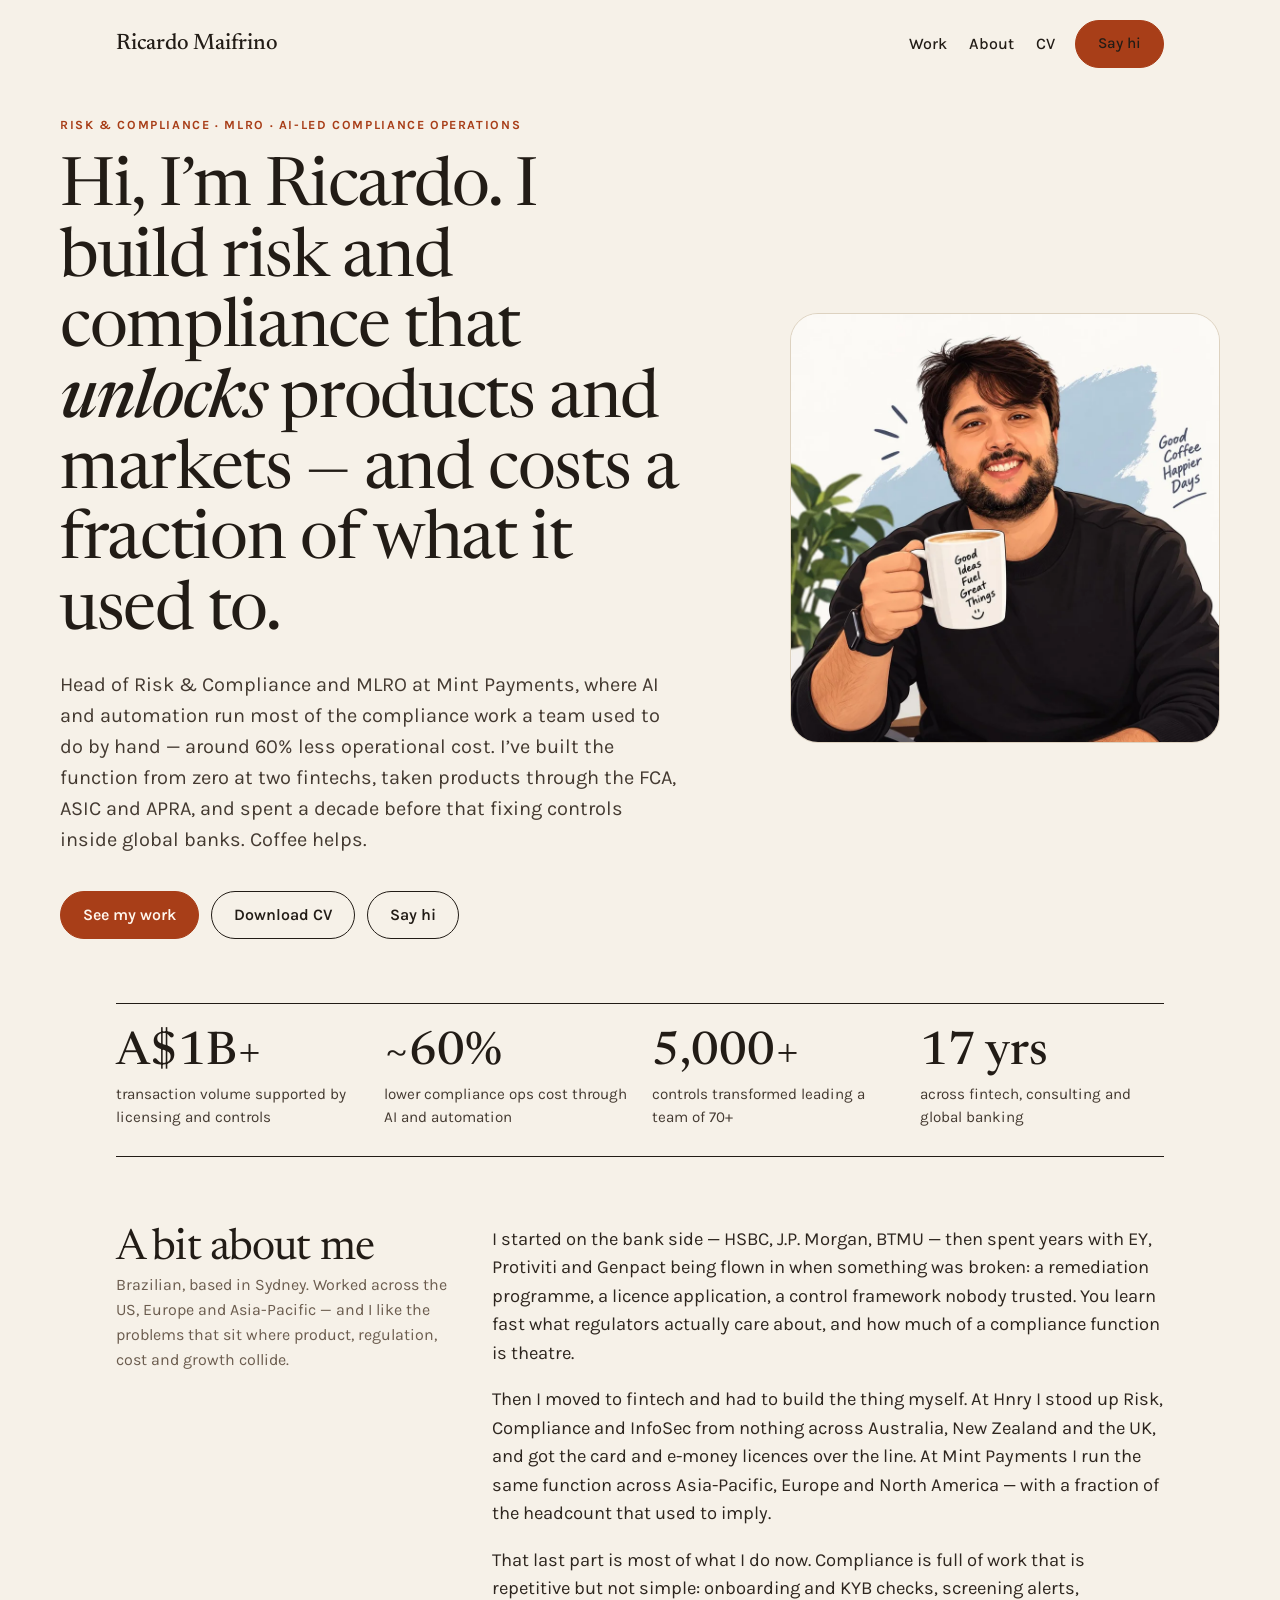
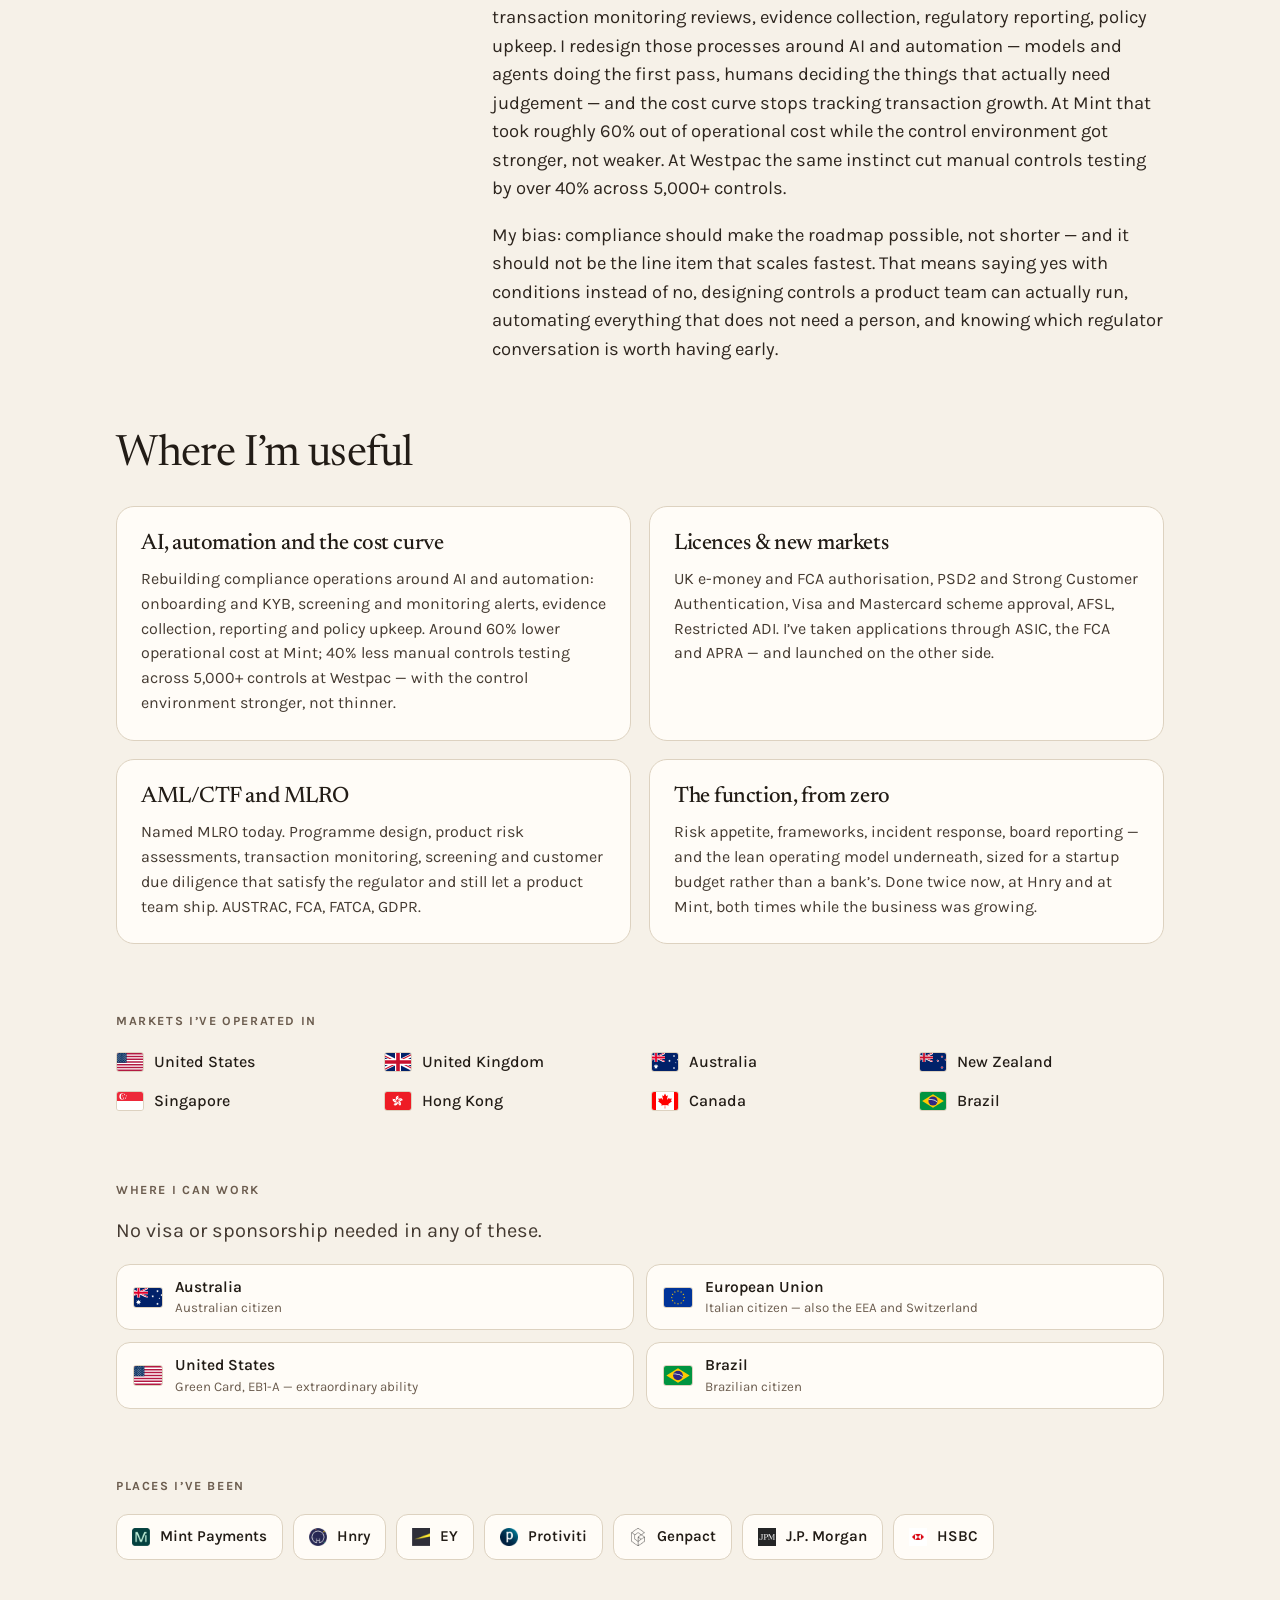
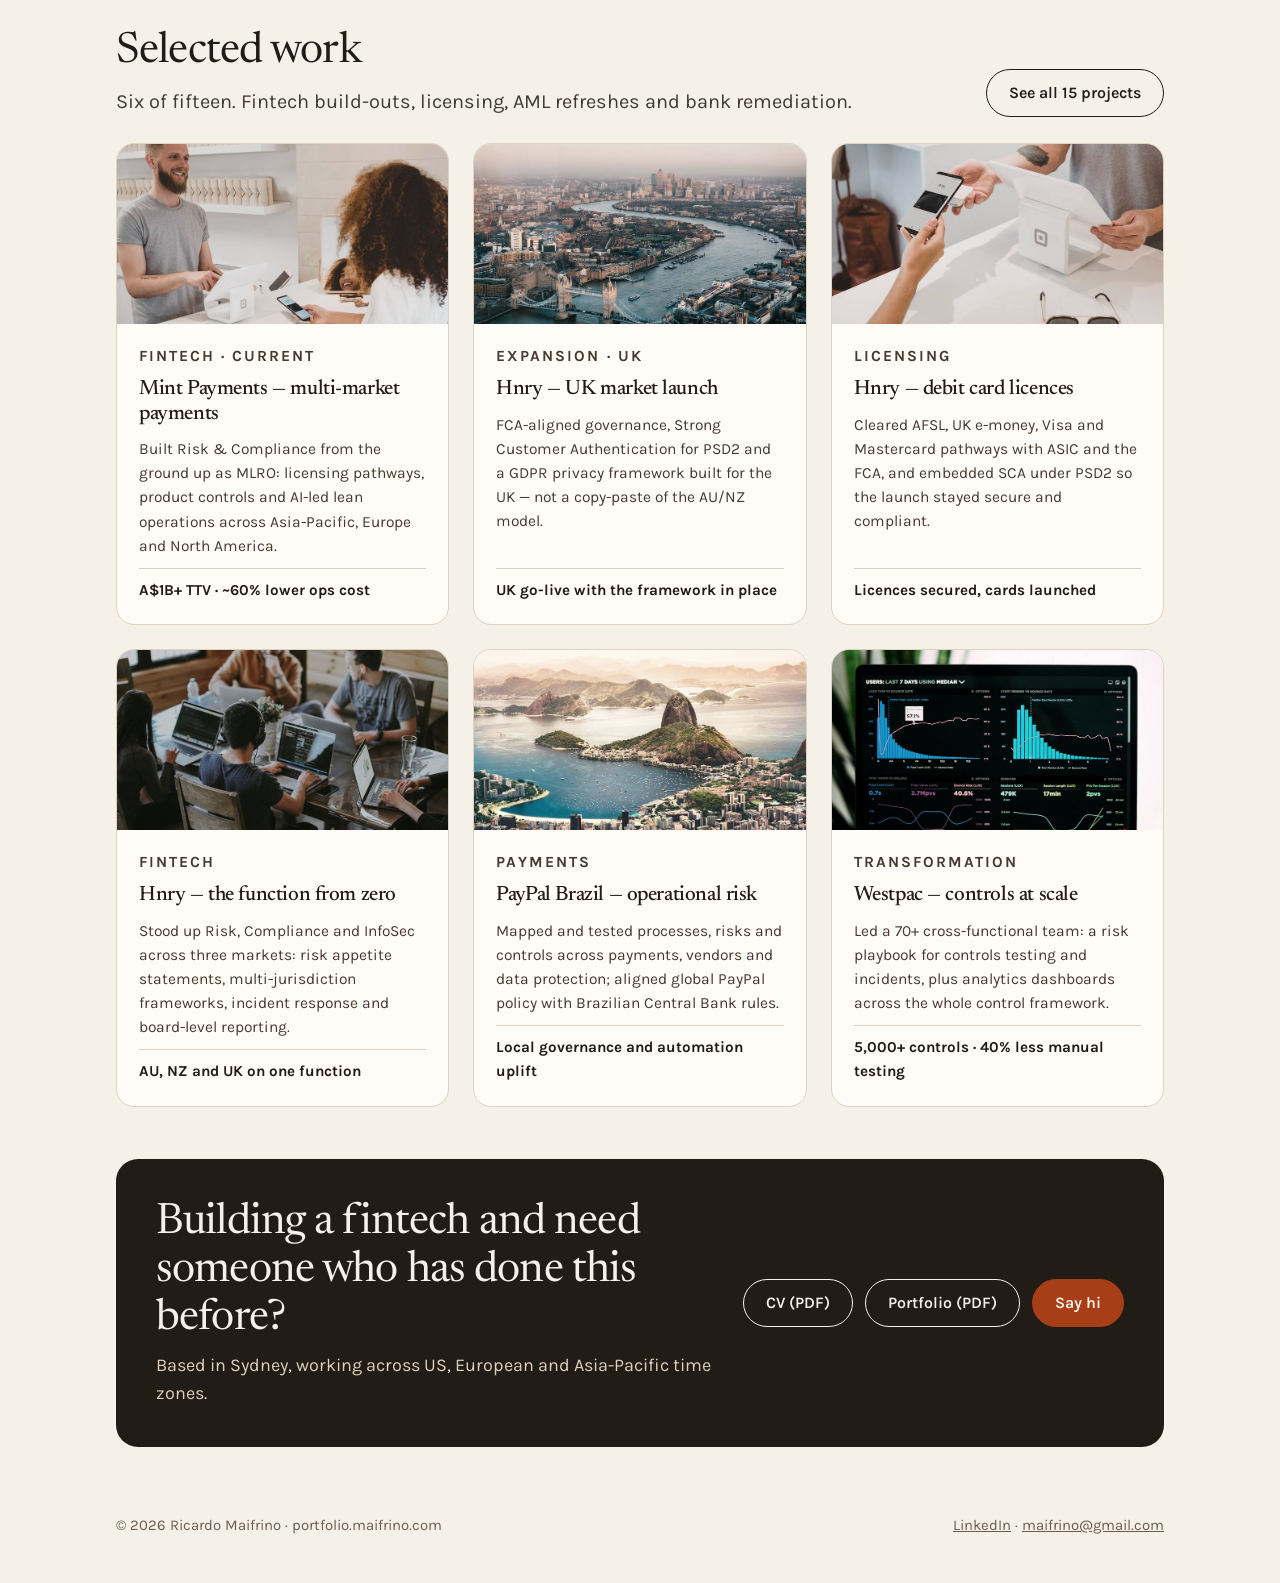
<file: index.html>
<!doctype html>
<html lang="en">
<head>
<meta charset="utf-8">
<meta name="viewport" content="width=device-width, initial-scale=1">
<title>Ricardo Maifrino — Risk &amp; Compliance for fintech and payments</title>
<meta name="description" content="Risk &amp; Compliance that unlocks products and markets — AI-led MLRO work for fintech and payments.">
<meta name="author" content="Ricardo Maifrino">
<link rel="canonical" href="https://portfolio.maifrino.com/">
<meta property="og:type" content="website">
<meta property="og:title" content="Ricardo Maifrino — Risk &amp; Compliance for fintech and payments">
<meta property="og:description" content="Risk &amp; Compliance that unlocks products and markets.">
<meta property="og:url" content="https://portfolio.maifrino.com/">
<meta property="og:image" content="https://portfolio.maifrino.com/assets/og-card.jpg">
<meta property="og:image:type" content="image/jpeg">
<meta property="og:image:width" content="1200">
<meta property="og:image:height" content="630">
<meta name="twitter:image" content="https://portfolio.maifrino.com/assets/og-card.jpg">
<meta name="twitter:card" content="summary_large_image">
<link rel="preconnect" href="https://fonts.googleapis.com">
<link rel="preconnect" href="https://fonts.gstatic.com" crossorigin>
<link href="https://fonts.googleapis.com/css2?family=Newsreader:ital,opsz,wght@0,6..72,400;0,6..72,500;1,6..72,400;1,6..72,500&family=Karla:wght@400;500;600;700&display=swap" rel="stylesheet">
<link rel="stylesheet" href="styles.css">
</head>
<body>

<header class="wrap site-head">
  <a class="brand" href="index.html">Ricardo Maifrino</a>
  <nav class="nav" aria-label="Main">
    <a href="work.html">Work</a>
    <a href="#about">About</a>
    <a href="files/Ricardo-Maifrino-CV.pdf">CV</a>
    <a class="btn btn-primary" href="mailto:maifrino@gmail.com">Say hi</a>
  </nav>
</header>

<main>

  <section class="wrap hero">
    <div class="hero-text">
      <p class="eyebrow">Risk &amp; Compliance · MLRO · AI-led compliance operations</p>
      <h1>Hi, I’m Ricardo. I build risk and compliance that <em>unlocks</em> products and markets — and costs a fraction of what it used to.</h1>
      <p class="lede">Head of Risk &amp; Compliance and MLRO at Mint Payments, where AI and automation run most of the compliance work a team used to do by hand — around 60% less operational cost. I’ve built the function from zero at two fintechs, taken products through the FCA, ASIC and APRA, and spent a decade before that fixing controls inside global banks. Coffee helps.</p>
      <div class="actions">
        <a class="btn btn-primary" href="work.html">See my work</a>
        <a class="btn" href="files/Ricardo-Maifrino-CV.pdf">Download CV</a>
        <a class="btn" href="mailto:maifrino@gmail.com">Say hi</a>
      </div>
    </div>
    <img class="hero-photo" src="assets/hero-photo.webp" alt="Illustration of Ricardo holding a coffee mug" width="430" height="430">
  </section>

  <section class="wrap">
    <div class="stats">
      <div>
        <div class="stat-n">A$1B+</div>
        <div class="stat-l">transaction volume supported by licensing and controls</div>
      </div>
      <div>
        <div class="stat-n">~60%</div>
        <div class="stat-l">lower compliance ops cost through AI and automation</div>
      </div>
      <div>
        <div class="stat-n">5,000+</div>
        <div class="stat-l">controls transformed leading a team of 70+</div>
      </div>
      <div>
        <div class="stat-n">17 yrs</div>
        <div class="stat-l">across fintech, consulting and global banking</div>
      </div>
    </div>
  </section>

  <section class="wrap section about" id="about">
    <div>
      <h2>A bit about me</h2>
      <p class="about-note">Brazilian, based in Sydney. Worked across the US, Europe and Asia-Pacific — and I like the problems that sit where product, regulation, cost and growth collide.</p>
    </div>
    <div class="about-body">
      <p>I started on the bank side — HSBC, J.P. Morgan, BTMU — then spent years with EY, Protiviti and Genpact being flown in when something was broken: a remediation programme, a licence application, a control framework nobody trusted. You learn fast what regulators actually care about, and how much of a compliance function is theatre.</p>
      <p>Then I moved to fintech and had to build the thing myself. At Hnry I stood up Risk, Compliance and InfoSec from nothing across Australia, New Zealand and the UK, and got the card and e-money licences over the line. At Mint Payments I run the same function across Asia-Pacific, Europe and North America — with a fraction of the headcount that used to imply.</p>
      <p>That last part is most of what I do now. Compliance is full of work that is repetitive but not simple: onboarding and KYB checks, screening alerts, transaction monitoring reviews, evidence collection, regulatory reporting, policy upkeep. I redesign those processes around AI and automation — models and agents doing the first pass, humans deciding the things that actually need judgement — and the cost curve stops tracking transaction growth. At Mint that took roughly 60% out of operational cost while the control environment got stronger, not weaker. At Westpac the same instinct cut manual controls testing by over 40% across 5,000+ controls.</p>
      <p>My bias: compliance should make the roadmap possible, not shorter — and it should not be the line item that scales fastest. That means saying yes with conditions instead of no, designing controls a product team can actually run, automating everything that does not need a person, and knowing which regulator conversation is worth having early.</p>
    </div>
  </section>

  <section class="wrap section">
    <div class="section-head"><h2>Where I’m useful</h2></div>
    <div class="pillars">
      <article class="pillar">
        <h3>AI, automation and the cost curve</h3>
        <p>Rebuilding compliance operations around AI and automation: onboarding and KYB, screening and monitoring alerts, evidence collection, reporting and policy upkeep. Around 60% lower operational cost at Mint; 40% less manual controls testing across 5,000+ controls at Westpac — with the control environment stronger, not thinner.</p>
      </article>
      <article class="pillar">
        <h3>Licences &amp; new markets</h3>
        <p>UK e-money and FCA authorisation, PSD2 and Strong Customer Authentication, Visa and Mastercard scheme approval, AFSL, Restricted ADI. I’ve taken applications through ASIC, the FCA and APRA — and launched on the other side.</p>
      </article>
      <article class="pillar">
        <h3>AML/CTF and MLRO</h3>
        <p>Named MLRO today. Programme design, product risk assessments, transaction monitoring, screening and customer due diligence that satisfy the regulator and still let a product team ship. AUSTRAC, FCA, FATCA, GDPR.</p>
      </article>
      <article class="pillar">
        <h3>The function, from zero</h3>
        <p>Risk appetite, frameworks, incident response, board reporting — and the lean operating model underneath, sized for a startup budget rather than a bank’s. Done twice now, at Hnry and at Mint, both times while the business was growing.</p>
      </article>
    </div>
  </section>

  <section class="wrap section">
    <p class="eyebrow eyebrow-muted">Markets I’ve operated in</p>
    <ul class="flags" style="margin-top:18px">
      <li><img src="assets/flags/us.svg" alt="" width="28" height="20"><span>United States</span></li>
      <li><img src="assets/flags/gb.svg" alt="" width="28" height="20"><span>United Kingdom</span></li>
      <li><img src="assets/flags/au.svg" alt="" width="28" height="20"><span>Australia</span></li>
      <li><img src="assets/flags/nz.svg" alt="" width="28" height="20"><span>New Zealand</span></li>
      <li><img src="assets/flags/sg.svg" alt="" width="28" height="20"><span>Singapore</span></li>
      <li><img src="assets/flags/hk.svg" alt="" width="28" height="20"><span>Hong Kong</span></li>
      <li><img src="assets/flags/ca.svg" alt="" width="28" height="20"><span>Canada</span></li>
      <li><img src="assets/flags/br.svg" alt="" width="28" height="20"><span>Brazil</span></li>
    </ul>
  </section>

  <section class="wrap section">
    <p class="eyebrow eyebrow-muted">Where I can work</p>
    <p class="lede" style="margin-top:14px">No visa or sponsorship needed in any of these.</p>
    <ul class="rights" style="margin-top:18px">
      <li>
        <img src="assets/flags/au.svg" alt="" width="30" height="21">
        <span><span class="place">Australia</span><span class="basis">Australian citizen</span></span>
      </li>
      <li>
        <img src="assets/flags/eu.svg" alt="" width="30" height="21">
        <span><span class="place">European Union</span><span class="basis">Italian citizen — also the EEA and Switzerland</span></span>
      </li>
      <li>
        <img src="assets/flags/us.svg" alt="" width="30" height="21">
        <span><span class="place">United States</span><span class="basis">Green Card, EB1-A — extraordinary ability</span></span>
      </li>
      <li>
        <img src="assets/flags/br.svg" alt="" width="30" height="21">
        <span><span class="place">Brazil</span><span class="basis">Brazilian citizen</span></span>
      </li>
    </ul>
  </section>

  <section class="wrap section">
    <p class="eyebrow eyebrow-muted">Places I’ve been</p>
    <ul class="logos" style="margin-top:18px">
      <li><img src="assets/logos/mint.png" alt=""><span>Mint Payments</span></li>
      <li><img src="assets/logos/hnry.png" alt=""><span>Hnry</span></li>
      <li><img src="assets/logos/ey.png" alt=""><span>EY</span></li>
      <li><img src="assets/logos/protiviti.png" alt=""><span>Protiviti</span></li>
      <li><img src="assets/logos/genpact.png" alt=""><span>Genpact</span></li>
      <li><img src="assets/logos/jpmorgan.png" alt=""><span>J.P. Morgan</span></li>
      <li><img src="assets/logos/hsbc.png" alt=""><span>HSBC</span></li>
    </ul>
  </section>

  <section class="wrap section">
    <div class="section-head row">
      <div>
        <h2>Selected work</h2>
        <p class="lede" style="margin-top:10px">Six of fifteen. Fintech build-outs, licensing, AML refreshes and bank remediation.</p>
      </div>
      <a class="btn" href="work.html">See all 15 projects</a>
    </div>
    <div class="cards three">

      <a class="card" href="work.html#mint-payments-multi-market-payments">
        <img src="assets/work/mint.jpg" alt="" loading="lazy">
        <div class="card-body">
          <p class="eyebrow">Fintech · current</p>
          <h3>Mint Payments — multi-market payments</h3>
          <p>Built Risk &amp; Compliance from the ground up as MLRO: licensing pathways, product controls and AI-led lean operations across Asia-Pacific, Europe and North America.</p>
          <div class="card-result">A$1B+ TTV · ~60% lower ops cost</div>
        </div>
      </a>

      <a class="card" href="work.html#hnry-uk-market-launch">
        <img src="assets/work/hnry-uk.jpg" alt="" loading="lazy">
        <div class="card-body">
          <p class="eyebrow">Expansion · UK</p>
          <h3>Hnry — UK market launch</h3>
          <p>FCA-aligned governance, Strong Customer Authentication for PSD2 and a GDPR privacy framework built for the UK — not a copy-paste of the AU/NZ model.</p>
          <div class="card-result">UK go-live with the framework in place</div>
        </div>
      </a>

      <a class="card" href="work.html#hnry-debit-card-licences">
        <img src="assets/work/hnry-cards.jpg" alt="" loading="lazy">
        <div class="card-body">
          <p class="eyebrow">Licensing</p>
          <h3>Hnry — debit card licences</h3>
          <p>Cleared AFSL, UK e-money, Visa and Mastercard pathways with ASIC and the FCA, and embedded SCA under PSD2 so the launch stayed secure and compliant.</p>
          <div class="card-result">Licences secured, cards launched</div>
        </div>
      </a>

      <a class="card" href="work.html#hnry-risk-compliance-from-zero">
        <img src="assets/work/hnry-dept.jpg" alt="" loading="lazy">
        <div class="card-body">
          <p class="eyebrow">Fintech</p>
          <h3>Hnry — the function from zero</h3>
          <p>Stood up Risk, Compliance and InfoSec across three markets: risk appetite statements, multi-jurisdiction frameworks, incident response and board-level reporting.</p>
          <div class="card-result">AU, NZ and UK on one function</div>
        </div>
      </a>

      <a class="card" href="work.html#paypal-brazil-operational-risk">
        <img src="assets/work/paypal-br.jpg" alt="" loading="lazy">
        <div class="card-body">
          <p class="eyebrow">Payments</p>
          <h3>PayPal Brazil — operational risk</h3>
          <p>Mapped and tested processes, risks and controls across payments, vendors and data protection; aligned global PayPal policy with Brazilian Central Bank rules.</p>
          <div class="card-result">Local governance and automation uplift</div>
        </div>
      </a>

      <a class="card" href="work.html#westpac-controls-at-scale">
        <img src="assets/work/westpac-genpact.jpg" alt="" loading="lazy">
        <div class="card-body">
          <p class="eyebrow">Transformation</p>
          <h3>Westpac — controls at scale</h3>
          <p>Led a 70+ cross-functional team: a risk playbook for controls testing and incidents, plus analytics dashboards across the whole control framework.</p>
          <div class="card-result">5,000+ controls · 40% less manual testing</div>
        </div>
      </a>

    </div>
  </section>

  <section class="wrap">
    <div class="cta" id="cv">
      <div>
        <h2>Building a fintech and need someone who has done this before?</h2>
        <p>Based in Sydney, working across US, European and Asia-Pacific time zones.</p>
      </div>
      <div class="actions">
        <a class="btn btn-light" href="files/Ricardo-Maifrino-CV.pdf" download>CV (PDF)</a>
        <a class="btn btn-light" href="files/Ricardo-Maifrino-Portfolio.pdf" download>Portfolio (PDF)</a>
        <a class="btn btn-primary" href="mailto:maifrino@gmail.com">Say hi</a>
      </div>
    </div>
  </section>

</main>

<footer class="wrap site-foot">
  <span>© <span id="year">2026</span> Ricardo Maifrino · portfolio.maifrino.com</span>
  <span><a href="https://www.linkedin.com/in/ricardo-maifrino/">LinkedIn</a> · <a href="mailto:maifrino@gmail.com">maifrino@gmail.com</a></span>
</footer>

<script>document.getElementById('year').textContent = new Date().getFullYear();</script>
</body>
</html>
</file>
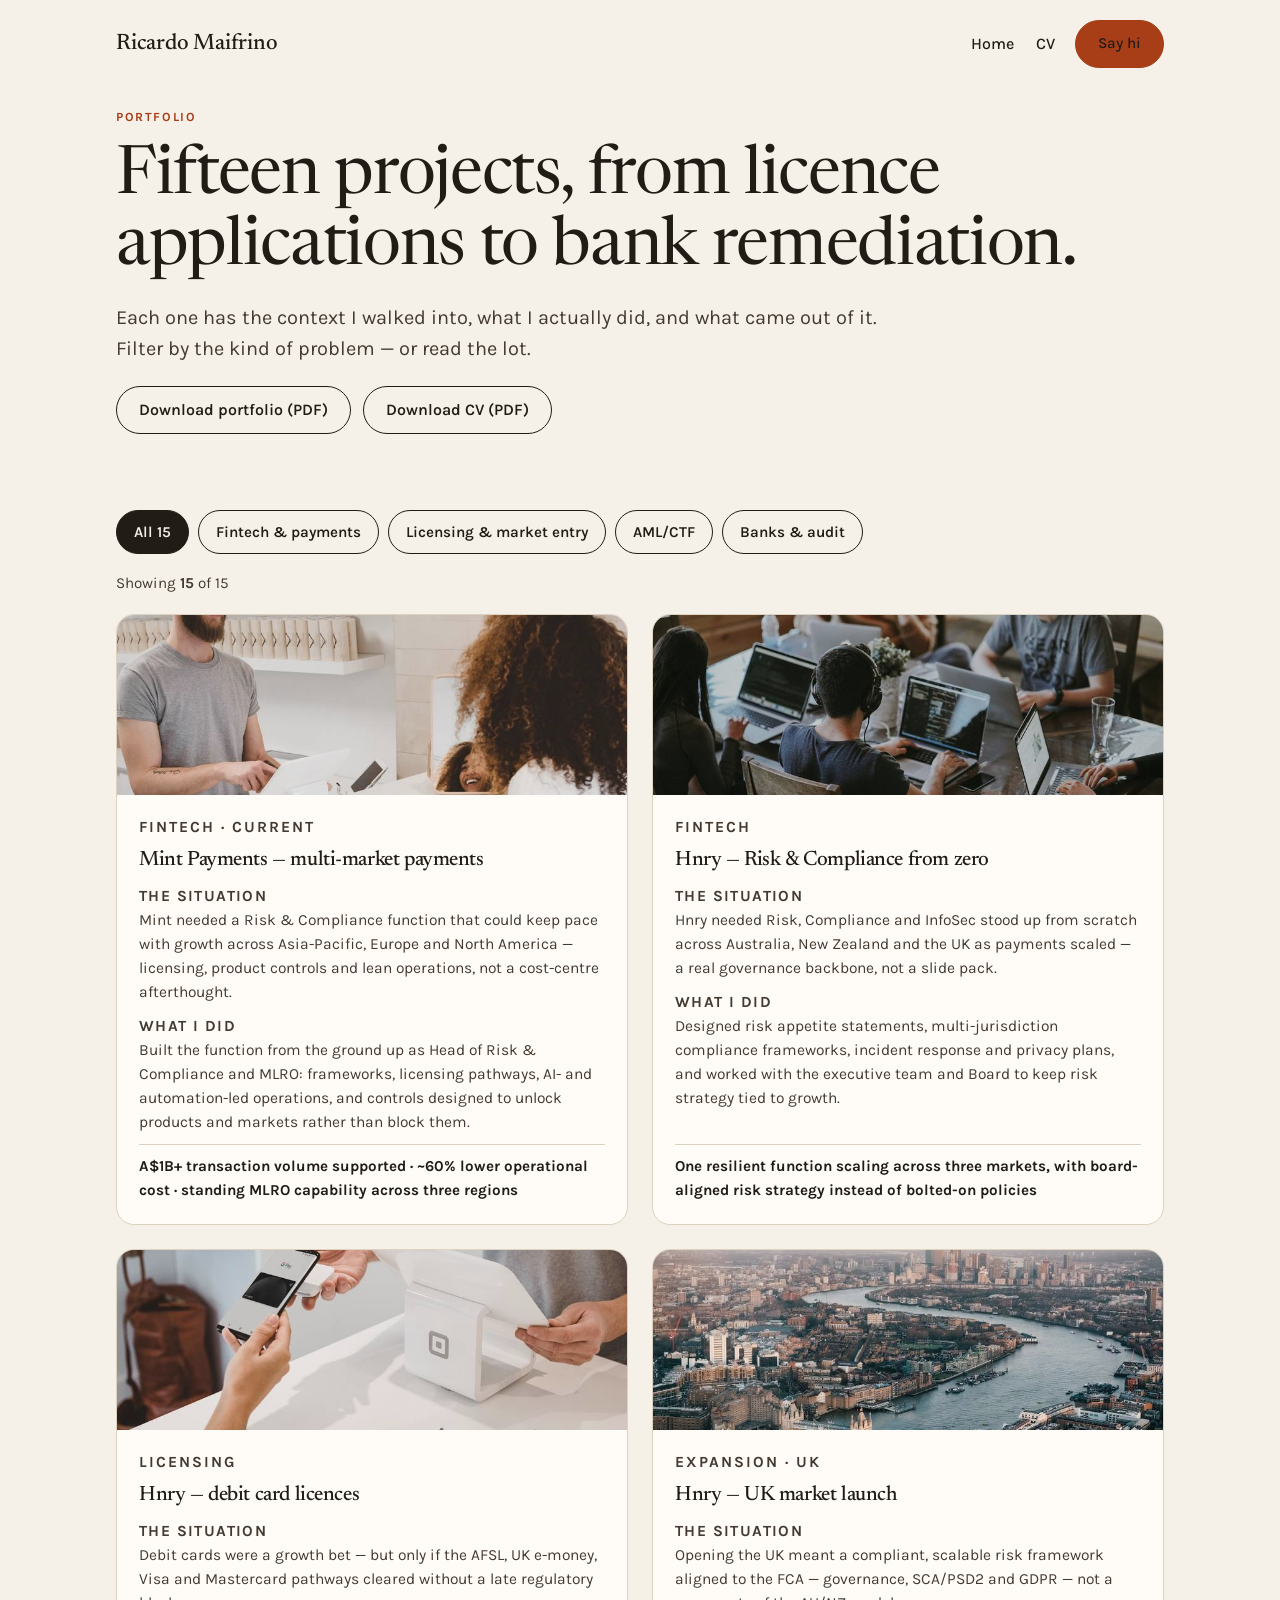
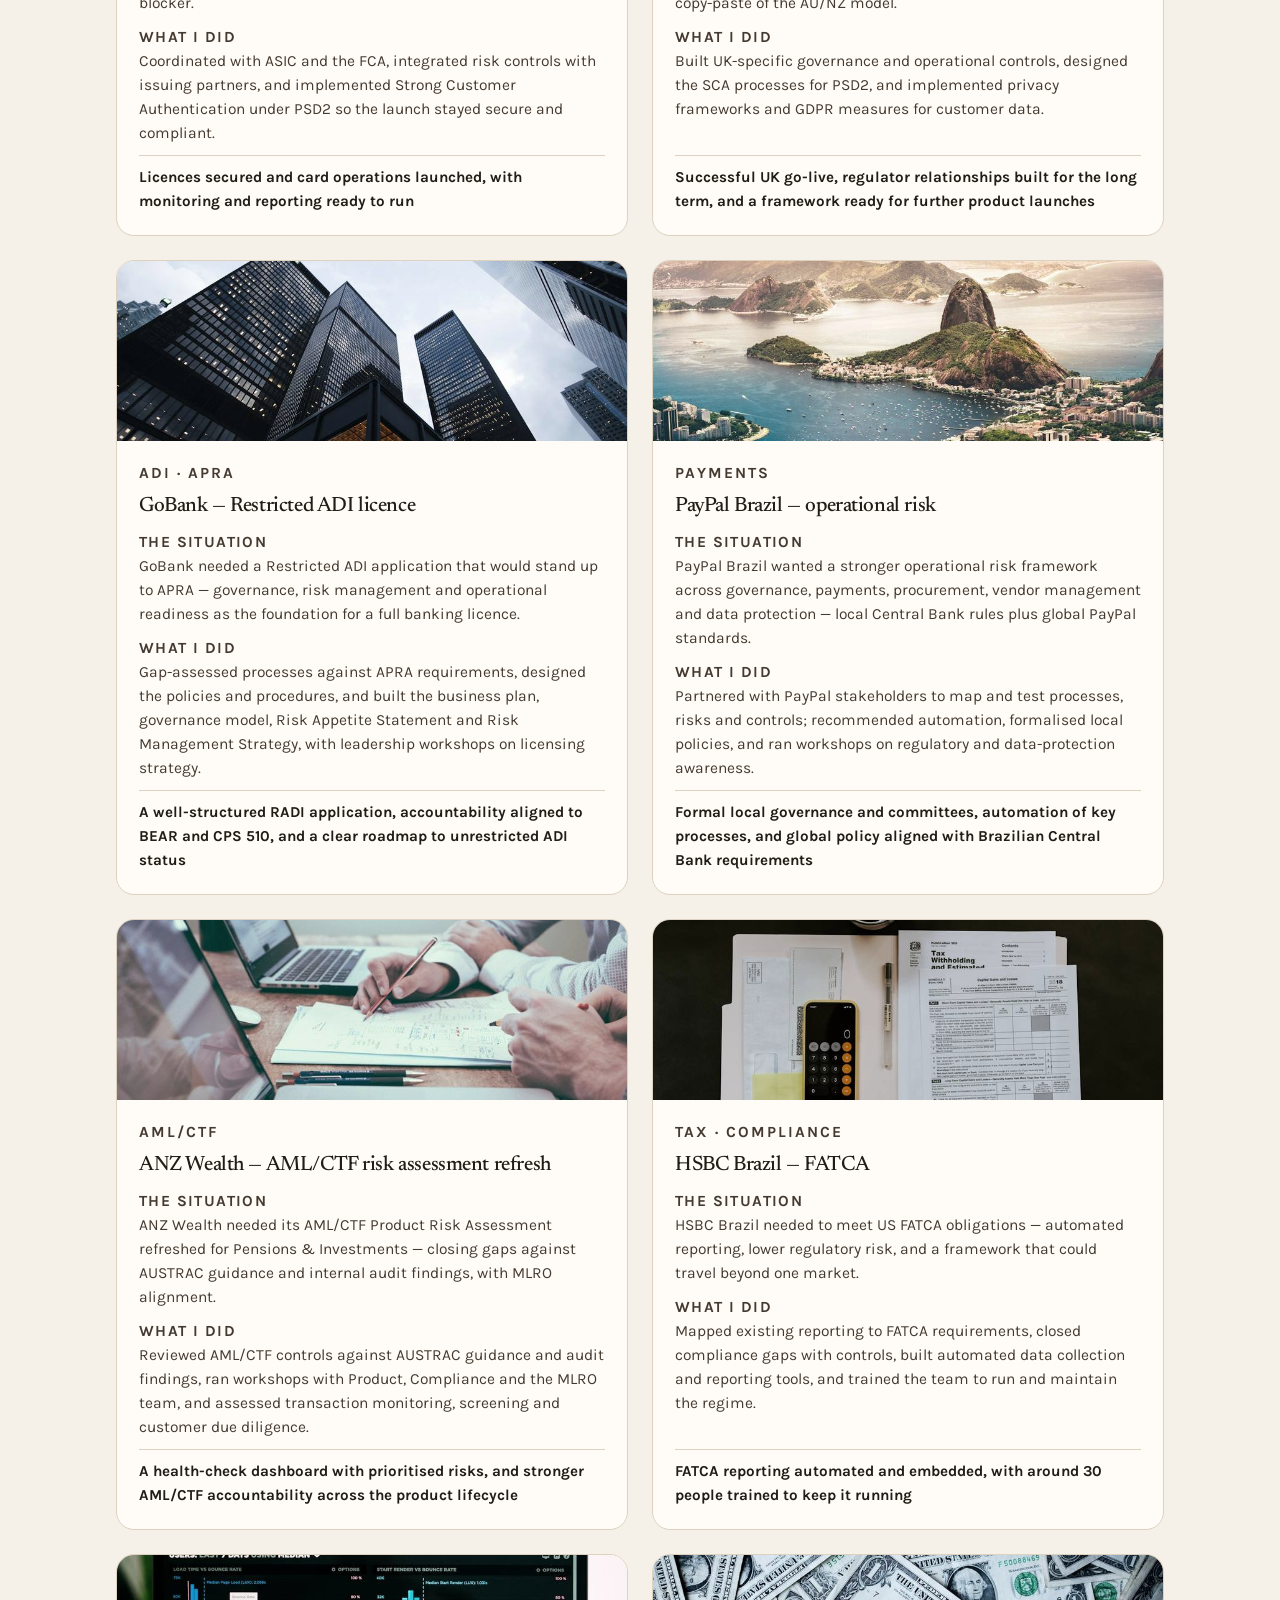
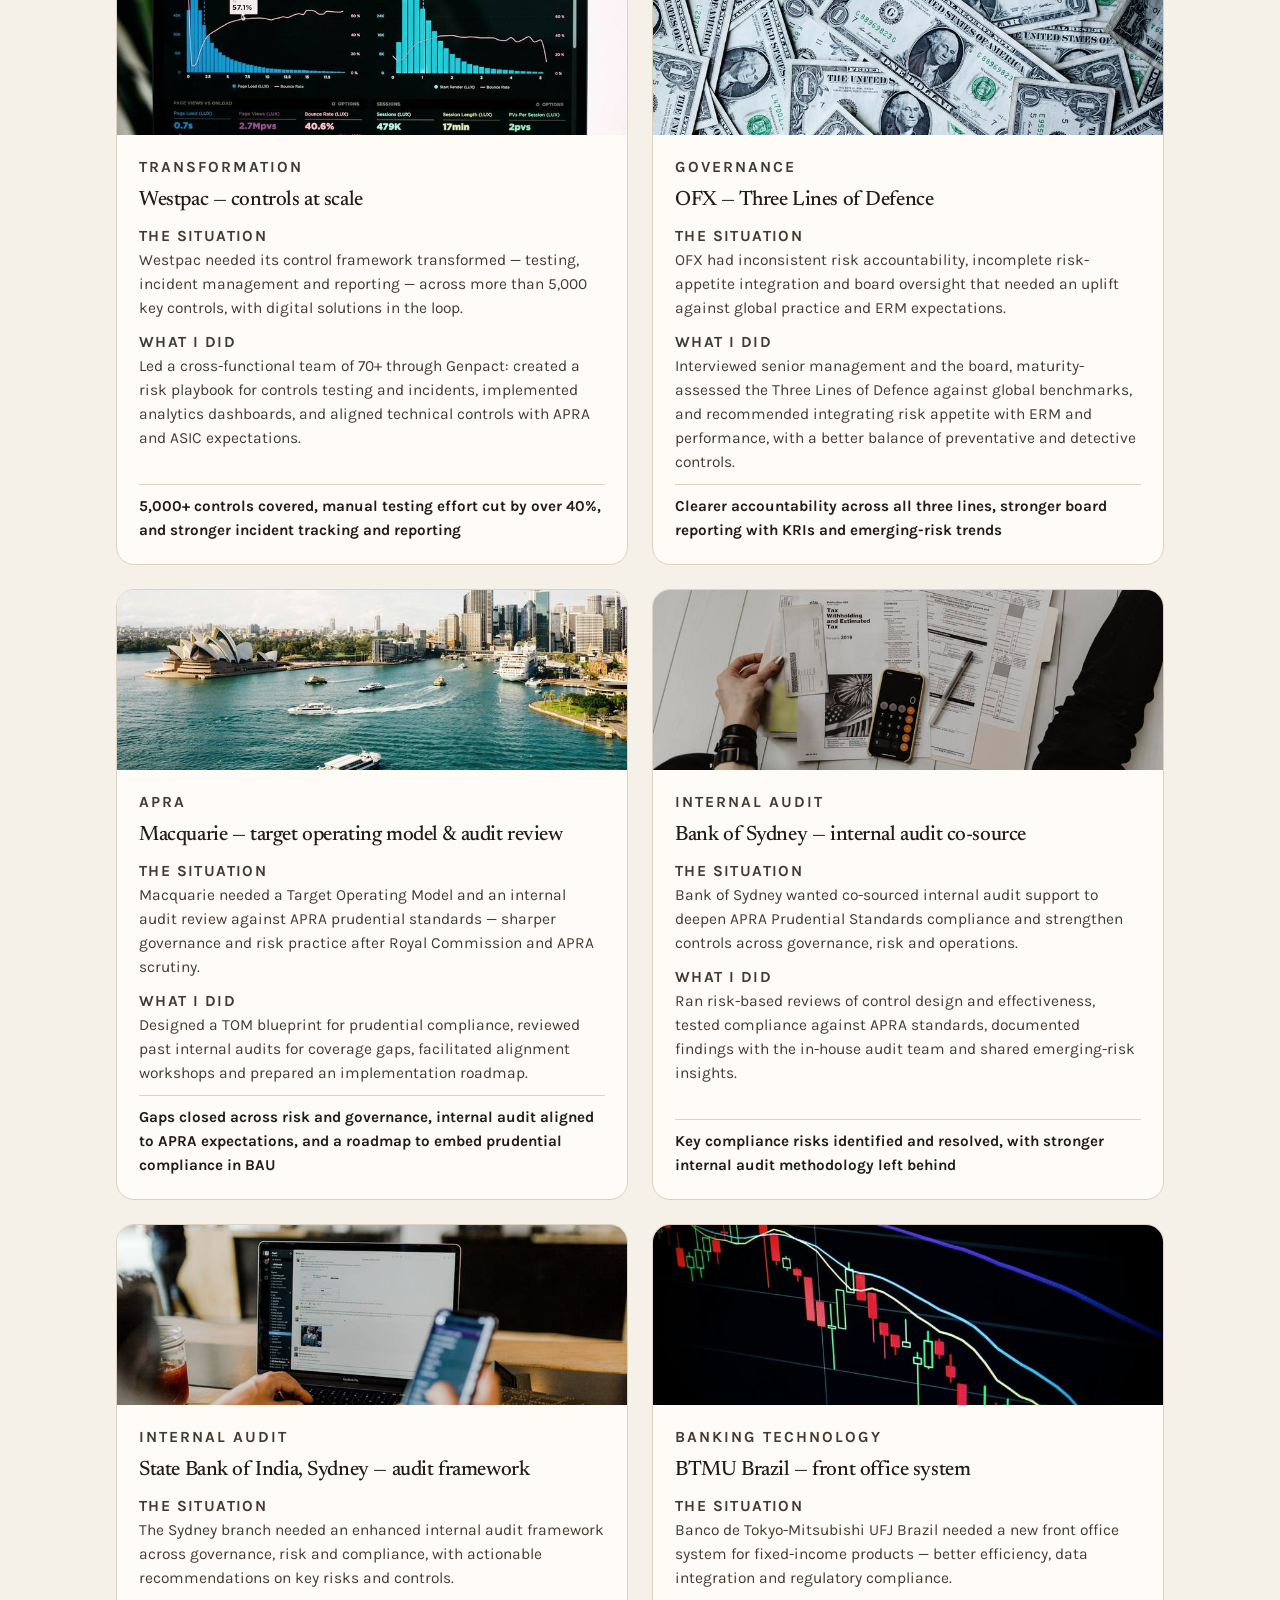
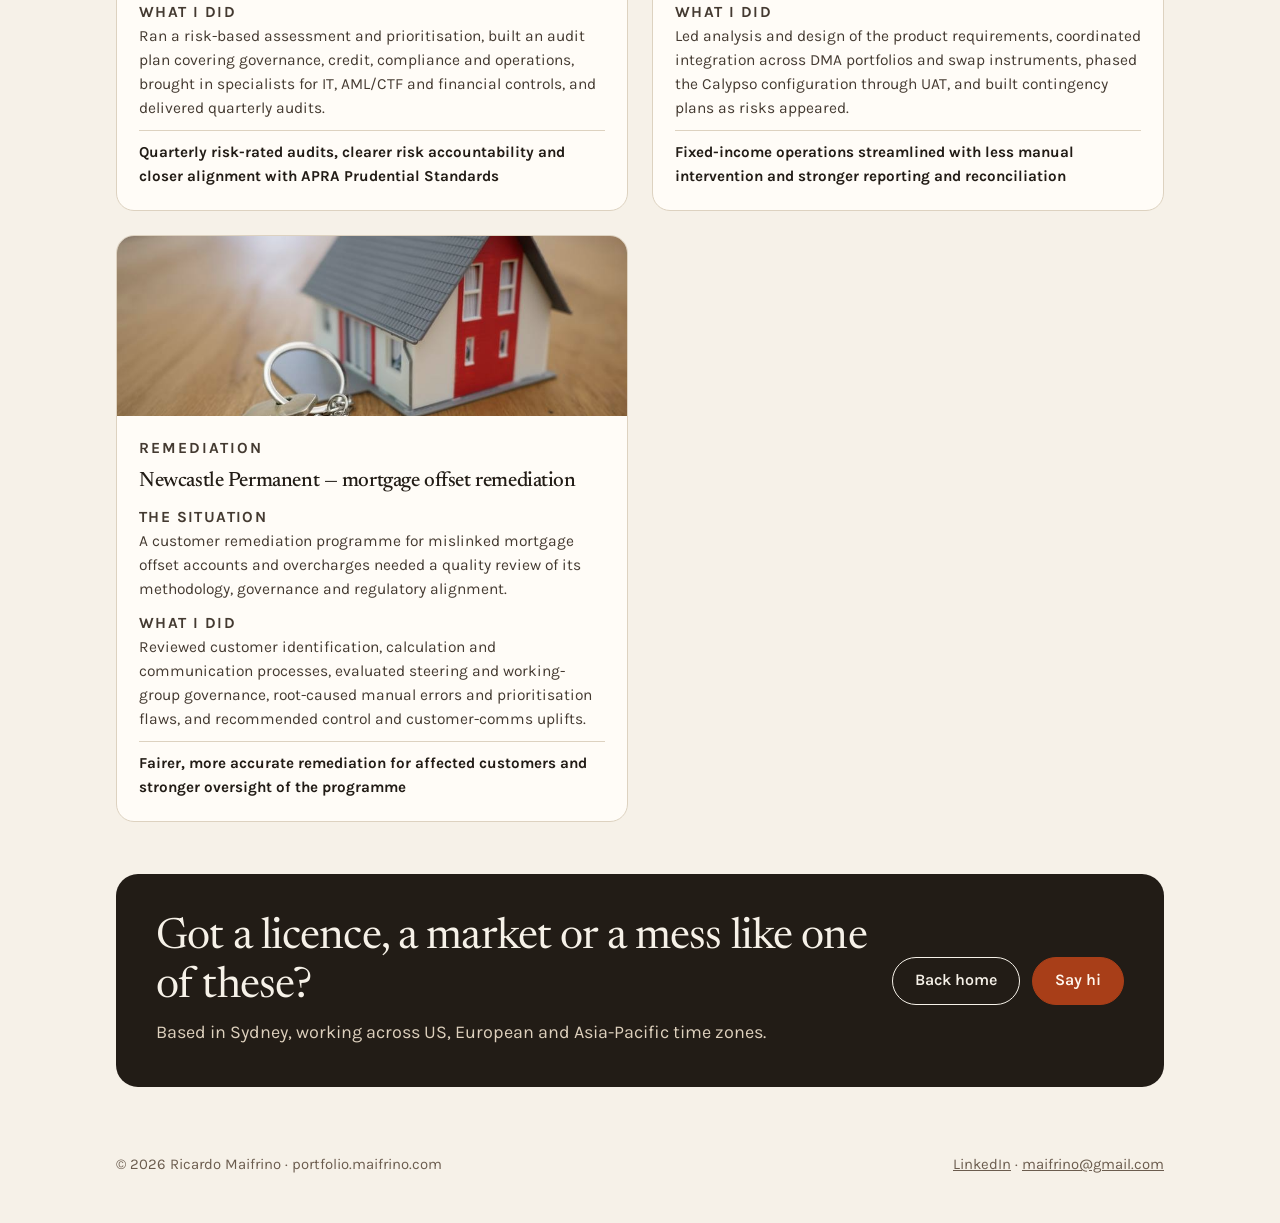
<file: work.html>
<!doctype html>
<html lang="en">
<head>
<meta charset="utf-8">
<meta name="viewport" content="width=device-width, initial-scale=1">
<title>Work — Ricardo Maifrino</title>
<meta name="description" content="Fifteen risk and compliance projects: fintech build-outs, licence applications, AML/CTF programmes and bank remediation across AU, NZ, UK, US and Brazil.">
<link rel="canonical" href="https://portfolio.maifrino.com/work.html">
<meta property="og:type" content="website">
<meta property="og:title" content="Work — Ricardo Maifrino">
<meta property="og:description" content="Fifteen risk and compliance projects, with the context, the work and the outcome for each.">
<meta property="og:url" content="https://portfolio.maifrino.com/work.html">
<link rel="preconnect" href="https://fonts.googleapis.com">
<link rel="preconnect" href="https://fonts.gstatic.com" crossorigin>
<link href="https://fonts.googleapis.com/css2?family=Newsreader:ital,opsz,wght@0,6..72,400;0,6..72,500;1,6..72,400;1,6..72,500&family=Karla:wght@400;500;600;700&display=swap" rel="stylesheet">
<link rel="stylesheet" href="styles.css">
</head>
<body>

<header class="wrap site-head">
  <a class="brand" href="index.html">Ricardo Maifrino</a>
  <nav class="nav" aria-label="Main">
    <a href="index.html">Home</a>
    <a href="files/Ricardo-Maifrino-CV.pdf">CV</a>
    <a class="btn btn-primary" href="mailto:maifrino@gmail.com">Say hi</a>
  </nav>
</header>

<main class="wrap">

  <section style="padding: 20px 0 8px">
    <p class="eyebrow">Portfolio</p>
    <h1 style="margin-top:16px">Fifteen projects, from licence applications to bank remediation.</h1>
    <p class="lede" style="margin-top:18px">Each one has the context I walked into, what I actually did, and what came out of it. Filter by the kind of problem — or read the lot.</p>
    <div class="actions" style="margin-top:22px">
      <a class="btn" href="files/Ricardo-Maifrino-Portfolio.pdf" download>Download portfolio (PDF)</a>
      <a class="btn" href="files/Ricardo-Maifrino-CV.pdf" download>Download CV (PDF)</a>
    </div>
  </section>

  <section class="section">
    <div class="filters" role="group" aria-label="Filter projects">
      <button class="chip" type="button" data-filter="all" aria-pressed="true">All 15</button>
      <button class="chip" type="button" data-filter="fintech" aria-pressed="false">Fintech &amp; payments</button>
      <button class="chip" type="button" data-filter="licensing" aria-pressed="false">Licensing &amp; market entry</button>
      <button class="chip" type="button" data-filter="aml" aria-pressed="false">AML/CTF</button>
      <button class="chip" type="button" data-filter="banks" aria-pressed="false">Banks &amp; audit</button>
    </div>
    <p class="count" aria-live="polite">Showing <strong id="shown">15</strong> of 15</p>
    <div class="cards" id="cards">

      <article class="card" id="mint-payments-multi-market-payments" data-cat="fintech licensing aml">
        <img src="assets/work/mint.jpg" alt="" loading="lazy">
        <div class="card-body">
          <p class="eyebrow">Fintech · current</p>
          <h3>Mint Payments — multi-market payments</h3>
          <div>
            <p class="card-label">The situation</p>
            <p>Mint needed a Risk &amp; Compliance function that could keep pace with growth across Asia-Pacific, Europe and North America — licensing, product controls and lean operations, not a cost-centre afterthought.</p>
          </div>
          <div>
            <p class="card-label">What I did</p>
            <p>Built the function from the ground up as Head of Risk &amp; Compliance and MLRO: frameworks, licensing pathways, AI- and automation-led operations, and controls designed to unlock products and markets rather than block them.</p>
          </div>
          <div class="card-result">A$1B+ transaction volume supported · ~60% lower operational cost · standing MLRO capability across three regions</div>
        </div>
      </article>

      <article class="card" id="hnry-risk-compliance-from-zero" data-cat="fintech aml">
        <img src="assets/work/hnry-dept.jpg" alt="" loading="lazy">
        <div class="card-body">
          <p class="eyebrow">Fintech</p>
          <h3>Hnry — Risk &amp; Compliance from zero</h3>
          <div>
            <p class="card-label">The situation</p>
            <p>Hnry needed Risk, Compliance and InfoSec stood up from scratch across Australia, New Zealand and the UK as payments scaled — a real governance backbone, not a slide pack.</p>
          </div>
          <div>
            <p class="card-label">What I did</p>
            <p>Designed risk appetite statements, multi-jurisdiction compliance frameworks, incident response and privacy plans, and worked with the executive team and Board to keep risk strategy tied to growth.</p>
          </div>
          <div class="card-result">One resilient function scaling across three markets, with board-aligned risk strategy instead of bolted-on policies</div>
        </div>
      </article>

      <article class="card" id="hnry-debit-card-licences" data-cat="fintech licensing">
        <img src="assets/work/hnry-cards.jpg" alt="" loading="lazy">
        <div class="card-body">
          <p class="eyebrow">Licensing</p>
          <h3>Hnry — debit card licences</h3>
          <div>
            <p class="card-label">The situation</p>
            <p>Debit cards were a growth bet — but only if the AFSL, UK e-money, Visa and Mastercard pathways cleared without a late regulatory blocker.</p>
          </div>
          <div>
            <p class="card-label">What I did</p>
            <p>Coordinated with ASIC and the FCA, integrated risk controls with issuing partners, and implemented Strong Customer Authentication under PSD2 so the launch stayed secure and compliant.</p>
          </div>
          <div class="card-result">Licences secured and card operations launched, with monitoring and reporting ready to run</div>
        </div>
      </article>

      <article class="card" id="hnry-uk-market-launch" data-cat="fintech licensing">
        <img src="assets/work/hnry-uk.jpg" alt="" loading="lazy">
        <div class="card-body">
          <p class="eyebrow">Expansion · UK</p>
          <h3>Hnry — UK market launch</h3>
          <div>
            <p class="card-label">The situation</p>
            <p>Opening the UK meant a compliant, scalable risk framework aligned to the FCA — governance, SCA/PSD2 and GDPR — not a copy-paste of the AU/NZ model.</p>
          </div>
          <div>
            <p class="card-label">What I did</p>
            <p>Built UK-specific governance and operational controls, designed the SCA processes for PSD2, and implemented privacy frameworks and GDPR measures for customer data.</p>
          </div>
          <div class="card-result">Successful UK go-live, regulator relationships built for the long term, and a framework ready for further product launches</div>
        </div>
      </article>

      <article class="card" id="gobank-restricted-adi-licence" data-cat="fintech licensing">
        <img src="assets/work/gobank-radi.jpg" alt="" loading="lazy">
        <div class="card-body">
          <p class="eyebrow">ADI · APRA</p>
          <h3>GoBank — Restricted ADI licence</h3>
          <div>
            <p class="card-label">The situation</p>
            <p>GoBank needed a Restricted ADI application that would stand up to APRA — governance, risk management and operational readiness as the foundation for a full banking licence.</p>
          </div>
          <div>
            <p class="card-label">What I did</p>
            <p>Gap-assessed processes against APRA requirements, designed the policies and procedures, and built the business plan, governance model, Risk Appetite Statement and Risk Management Strategy, with leadership workshops on licensing strategy.</p>
          </div>
          <div class="card-result">A well-structured RADI application, accountability aligned to BEAR and CPS 510, and a clear roadmap to unrestricted ADI status</div>
        </div>
      </article>

      <article class="card" id="paypal-brazil-operational-risk" data-cat="fintech">
        <img src="assets/work/paypal-br.jpg" alt="" loading="lazy">
        <div class="card-body">
          <p class="eyebrow">Payments</p>
          <h3>PayPal Brazil — operational risk</h3>
          <div>
            <p class="card-label">The situation</p>
            <p>PayPal Brazil wanted a stronger operational risk framework across governance, payments, procurement, vendor management and data protection — local Central Bank rules plus global PayPal standards.</p>
          </div>
          <div>
            <p class="card-label">What I did</p>
            <p>Partnered with PayPal stakeholders to map and test processes, risks and controls; recommended automation, formalised local policies, and ran workshops on regulatory and data-protection awareness.</p>
          </div>
          <div class="card-result">Formal local governance and committees, automation of key processes, and global policy aligned with Brazilian Central Bank requirements</div>
        </div>
      </article>

      <article class="card" id="anz-wealth-aml-ctf-risk-assessment-refresh" data-cat="aml">
        <img src="assets/work/anz-aml.jpg" alt="" loading="lazy">
        <div class="card-body">
          <p class="eyebrow">AML/CTF</p>
          <h3>ANZ Wealth — AML/CTF risk assessment refresh</h3>
          <div>
            <p class="card-label">The situation</p>
            <p>ANZ Wealth needed its AML/CTF Product Risk Assessment refreshed for Pensions &amp; Investments — closing gaps against AUSTRAC guidance and internal audit findings, with MLRO alignment.</p>
          </div>
          <div>
            <p class="card-label">What I did</p>
            <p>Reviewed AML/CTF controls against AUSTRAC guidance and audit findings, ran workshops with Product, Compliance and the MLRO team, and assessed transaction monitoring, screening and customer due diligence.</p>
          </div>
          <div class="card-result">A health-check dashboard with prioritised risks, and stronger AML/CTF accountability across the product lifecycle</div>
        </div>
      </article>

      <article class="card" id="hsbc-brazil-fatca" data-cat="banks">
        <img src="assets/work/hsbc-fatca.jpg" alt="" loading="lazy">
        <div class="card-body">
          <p class="eyebrow">Tax · compliance</p>
          <h3>HSBC Brazil — FATCA</h3>
          <div>
            <p class="card-label">The situation</p>
            <p>HSBC Brazil needed to meet US FATCA obligations — automated reporting, lower regulatory risk, and a framework that could travel beyond one market.</p>
          </div>
          <div>
            <p class="card-label">What I did</p>
            <p>Mapped existing reporting to FATCA requirements, closed compliance gaps with controls, built automated data collection and reporting tools, and trained the team to run and maintain the regime.</p>
          </div>
          <div class="card-result">FATCA reporting automated and embedded, with around 30 people trained to keep it running</div>
        </div>
      </article>

      <article class="card" id="westpac-controls-at-scale" data-cat="banks">
        <img src="assets/work/westpac-genpact.jpg" alt="" loading="lazy">
        <div class="card-body">
          <p class="eyebrow">Transformation</p>
          <h3>Westpac — controls at scale</h3>
          <div>
            <p class="card-label">The situation</p>
            <p>Westpac needed its control framework transformed — testing, incident management and reporting — across more than 5,000 key controls, with digital solutions in the loop.</p>
          </div>
          <div>
            <p class="card-label">What I did</p>
            <p>Led a cross-functional team of 70+ through Genpact: created a risk playbook for controls testing and incidents, implemented analytics dashboards, and aligned technical controls with APRA and ASIC expectations.</p>
          </div>
          <div class="card-result">5,000+ controls covered, manual testing effort cut by over 40%, and stronger incident tracking and reporting</div>
        </div>
      </article>

      <article class="card" id="ofx-three-lines-of-defence" data-cat="aml">
        <img src="assets/work/ofx-3lod.jpg" alt="" loading="lazy">
        <div class="card-body">
          <p class="eyebrow">Governance</p>
          <h3>OFX — Three Lines of Defence</h3>
          <div>
            <p class="card-label">The situation</p>
            <p>OFX had inconsistent risk accountability, incomplete risk-appetite integration and board oversight that needed an uplift against global practice and ERM expectations.</p>
          </div>
          <div>
            <p class="card-label">What I did</p>
            <p>Interviewed senior management and the board, maturity-assessed the Three Lines of Defence against global benchmarks, and recommended integrating risk appetite with ERM and performance, with a better balance of preventative and detective controls.</p>
          </div>
          <div class="card-result">Clearer accountability across all three lines, stronger board reporting with KRIs and emerging-risk trends</div>
        </div>
      </article>

      <article class="card" id="macquarie-target-operating-model-audit-review" data-cat="banks">
        <img src="assets/work/macquarie.jpg" alt="" loading="lazy">
        <div class="card-body">
          <p class="eyebrow">APRA</p>
          <h3>Macquarie — target operating model &amp; audit review</h3>
          <div>
            <p class="card-label">The situation</p>
            <p>Macquarie needed a Target Operating Model and an internal audit review against APRA prudential standards — sharper governance and risk practice after Royal Commission and APRA scrutiny.</p>
          </div>
          <div>
            <p class="card-label">What I did</p>
            <p>Designed a TOM blueprint for prudential compliance, reviewed past internal audits for coverage gaps, facilitated alignment workshops and prepared an implementation roadmap.</p>
          </div>
          <div class="card-result">Gaps closed across risk and governance, internal audit aligned to APRA expectations, and a roadmap to embed prudential compliance in BAU</div>
        </div>
      </article>

      <article class="card" id="bank-of-sydney-internal-audit-co-source" data-cat="banks">
        <img src="assets/work/bos-ia.jpg" alt="" loading="lazy">
        <div class="card-body">
          <p class="eyebrow">Internal audit</p>
          <h3>Bank of Sydney — internal audit co-source</h3>
          <div>
            <p class="card-label">The situation</p>
            <p>Bank of Sydney wanted co-sourced internal audit support to deepen APRA Prudential Standards compliance and strengthen controls across governance, risk and operations.</p>
          </div>
          <div>
            <p class="card-label">What I did</p>
            <p>Ran risk-based reviews of control design and effectiveness, tested compliance against APRA standards, documented findings with the in-house audit team and shared emerging-risk insights.</p>
          </div>
          <div class="card-result">Key compliance risks identified and resolved, with stronger internal audit methodology left behind</div>
        </div>
      </article>

      <article class="card" id="state-bank-of-india-sydney-audit-framework" data-cat="banks">
        <img src="assets/work/sbi-ia.jpg" alt="" loading="lazy">
        <div class="card-body">
          <p class="eyebrow">Internal audit</p>
          <h3>State Bank of India, Sydney — audit framework</h3>
          <div>
            <p class="card-label">The situation</p>
            <p>The Sydney branch needed an enhanced internal audit framework across governance, risk and compliance, with actionable recommendations on key risks and controls.</p>
          </div>
          <div>
            <p class="card-label">What I did</p>
            <p>Ran a risk-based assessment and prioritisation, built an audit plan covering governance, credit, compliance and operations, brought in specialists for IT, AML/CTF and financial controls, and delivered quarterly audits.</p>
          </div>
          <div class="card-result">Quarterly risk-rated audits, clearer risk accountability and closer alignment with APRA Prudential Standards</div>
        </div>
      </article>

      <article class="card" id="btmu-brazil-front-office-system" data-cat="banks">
        <img src="assets/work/btmu-nfos.jpg" alt="" loading="lazy">
        <div class="card-body">
          <p class="eyebrow">Banking technology</p>
          <h3>BTMU Brazil — front office system</h3>
          <div>
            <p class="card-label">The situation</p>
            <p>Banco de Tokyo-Mitsubishi UFJ Brazil needed a new front office system for fixed-income products — better efficiency, data integration and regulatory compliance.</p>
          </div>
          <div>
            <p class="card-label">What I did</p>
            <p>Led analysis and design of the product requirements, coordinated integration across DMA portfolios and swap instruments, phased the Calypso configuration through UAT, and built contingency plans as risks appeared.</p>
          </div>
          <div class="card-result">Fixed-income operations streamlined with less manual intervention and stronger reporting and reconciliation</div>
        </div>
      </article>

      <article class="card" id="newcastle-permanent-mortgage-offset-remediation" data-cat="banks">
        <img src="assets/work/npbs-moi.jpg" alt="" loading="lazy">
        <div class="card-body">
          <p class="eyebrow">Remediation</p>
          <h3>Newcastle Permanent — mortgage offset remediation</h3>
          <div>
            <p class="card-label">The situation</p>
            <p>A customer remediation programme for mislinked mortgage offset accounts and overcharges needed a quality review of its methodology, governance and regulatory alignment.</p>
          </div>
          <div>
            <p class="card-label">What I did</p>
            <p>Reviewed customer identification, calculation and communication processes, evaluated steering and working-group governance, root-caused manual errors and prioritisation flaws, and recommended control and customer-comms uplifts.</p>
          </div>
          <div class="card-result">Fairer, more accurate remediation for affected customers and stronger oversight of the programme</div>
        </div>
      </article>
    </div>
  </section>

  <div class="cta">
    <div>
      <h2>Got a licence, a market or a mess like one of these?</h2>
      <p>Based in Sydney, working across US, European and Asia-Pacific time zones.</p>
    </div>
    <div class="actions">
      <a class="btn btn-light" href="index.html">Back home</a>
      <a class="btn btn-primary" href="mailto:maifrino@gmail.com">Say hi</a>
    </div>
  </div>

</main>

<footer class="wrap site-foot">
  <span>© <span id="year">2026</span> Ricardo Maifrino · portfolio.maifrino.com</span>
  <span><a href="https://www.linkedin.com/in/ricardo-maifrino/">LinkedIn</a> · <a href="mailto:maifrino@gmail.com">maifrino@gmail.com</a></span>
</footer>

<script>
  document.getElementById('year').textContent = new Date().getFullYear();

  var chips = Array.prototype.slice.call(document.querySelectorAll('.chip'));
  var cards = Array.prototype.slice.call(document.querySelectorAll('#cards .card'));
  var shown = document.getElementById('shown');

  function apply(filter) {
    var n = 0;
    cards.forEach(function (c) {
      // A project sits in several buckets: Mint is fintech, licensing AND aml.
      var cats = (c.dataset.cat || '').split(/\s+/);
      var on = filter === 'all' || cats.indexOf(filter) !== -1;
      c.hidden = !on;
      if (on) n++;
    });
    shown.textContent = n;
    chips.forEach(function (b) {
      b.setAttribute('aria-pressed', String(b.dataset.filter === filter));
    });
  }

  chips.forEach(function (b) {
    b.addEventListener('click', function () { apply(b.dataset.filter); });
  });
</script>
</body>
</html>
</file>
<file: styles.css>
/* portfolio.maifrino.com — Ricardo Maifrino
   One stylesheet for index.html and work.html. Mobile first. */

:root {
  --bg: #f6f1e8;
  --surface: #fffcf7;
  --ink: #221c16;
  --body: #443a31;
  --muted: #6b5c4e;
  --line: #ddd2c0;
  --line-soft: #ebe2d3;
  --accent: #a83e18;
  --accent-dark: #7d2d10;
  --serif: 'Newsreader', Georgia, 'Times New Roman', serif;
  --sans: 'Karla', 'Helvetica Neue', Arial, sans-serif;
  --gutter: 20px;
  --maxw: 1160px;
}

* { box-sizing: border-box; }

html { scroll-behavior: smooth; }

body {
  margin: 0;
  background: var(--bg);
  color: var(--ink);
  font-family: var(--sans);
  font-size: 17px;
  line-height: 1.55;
  -webkit-font-smoothing: antialiased;
  text-rendering: optimizeLegibility;
}

img { max-width: 100%; height: auto; display: block; }

/* grid/flex children must be allowed to shrink below their intrinsic width */
.hero > *, .cards > *, .pillars > *, .stats > *, .about > *, .section-head > * { min-width: 0; }

a { color: var(--accent); }
a:hover { color: var(--accent-dark); }

.wrap { width: 100%; max-width: var(--maxw); margin: 0 auto; padding: 0 var(--gutter); }

/* ---------- type ---------- */

h1, h2, h3 { font-family: var(--serif); font-weight: 400; letter-spacing: -0.02em; margin: 0; }
h1 { font-size: clamp(2.1rem, 7vw, 4.2rem); line-height: 1.05; text-wrap: pretty; }
h2 { font-size: clamp(1.7rem, 4.6vw, 2.7rem); line-height: 1.12; }
h3 { font-size: 1.4rem; font-weight: 500; line-height: 1.18; }
p { margin: 0 0 1rem; }
p:last-child { margin-bottom: 0; }
em { font-style: italic; font-weight: 500; }

.eyebrow {
  font-family: var(--sans);
  font-size: 0.78rem; font-weight: 700; letter-spacing: 0.13em;
  text-transform: uppercase; color: var(--accent);
  margin: 0;
}
.eyebrow-muted { color: var(--muted); }
.lede { font-size: clamp(1.05rem, 2.4vw, 1.25rem); color: var(--body); max-width: 40em; }

/* ---------- header ---------- */

.site-head {
  display: flex; align-items: center; justify-content: space-between;
  gap: 16px; flex-wrap: wrap;
  /* padding-block, never the shorthand: .wrap owns the side gutter and a
     shorthand here would zero it, putting the name against the screen edge. */
  padding-block: 20px;
}
.brand {
  font-family: var(--serif); font-size: 1.4rem; font-weight: 500;
  color: var(--ink); text-decoration: none; letter-spacing: -0.01em;
}
.nav { display: flex; align-items: center; gap: 18px; flex-wrap: wrap; }
.nav a { color: var(--ink); text-decoration: none; font-weight: 500; font-size: 1rem; }
/* A 19x25px "CV" link is not tappable. Grow the hit area, not the type. */
.nav a:not(.btn) { display: inline-flex; align-items: center; min-height: 44px; padding-inline: 2px; }
.nav a:hover { color: var(--accent); }
.nav .btn { font-size: 0.95rem; }

/* ---------- buttons ---------- */

.btn {
  display: inline-flex; align-items: center; justify-content: center;
  min-height: 48px; padding: 0 22px;
  border: 1.5px solid var(--ink); border-radius: 999px;
  background: transparent; color: var(--ink);
  font-family: var(--sans); font-weight: 600; font-size: 1rem;
  text-decoration: none; cursor: pointer;
  transition: background-color .15s ease, color .15s ease;
}
.btn:hover { background: var(--line-soft); color: var(--ink); }
.btn-primary { background: var(--accent); border-color: var(--accent); color: #fff7ee; }
.btn-primary:hover { background: var(--accent-dark); color: #fff7ee; }
.btn-light { border-color: var(--bg); color: var(--bg); }
.btn-light:hover { background: rgba(246,241,232,.14); color: var(--bg); }
.actions { display: flex; flex-wrap: wrap; gap: 12px; }

:focus-visible { outline: 3px solid var(--accent); outline-offset: 2px; }

/* ---------- hero ---------- */

.hero { display: grid; gap: 28px; padding-block: 16px 44px; }
.hero-text { display: flex; flex-direction: column; gap: 20px; }
.hero-photo {
  width: 100%; max-width: min(430px, 100%); aspect-ratio: 1; object-fit: cover;
  border-radius: 28px; border: 1px solid var(--line); background: #fff;
  justify-self: center;
}

/* ---------- stats ---------- */

.stats {
  display: grid; gap: 22px;
  grid-template-columns: repeat(2, minmax(0, 1fr));
  padding: 26px 0;
  border-top: 1.5px solid var(--ink); border-bottom: 1.5px solid var(--ink);
}
.stat-n { font-family: var(--serif); font-size: clamp(2rem, 6vw, 2.9rem); font-weight: 500; line-height: 1; }
.stat-l { font-size: 0.95rem; color: var(--body); margin-top: 6px; }

/* ---------- sections ---------- */

/* padding-block only: .wrap owns the side gutter and a shorthand wipes it,
   which put every heading and card flush against the phone's edge. */
.section { padding-block: 52px 0; }
.section-head { display: flex; flex-direction: column; gap: 10px; margin-bottom: 26px; }

.about { display: grid; gap: 22px; }
.about-body { display: flex; flex-direction: column; gap: 18px; }
.about-body p { font-size: clamp(1rem, 2.2vw, 1.15rem); color: #2e261f; margin: 0; }
.about-note { font-size: 1rem; color: var(--muted); }

.pillars { display: grid; gap: 18px; }
.pillar {
  background: var(--surface); border: 1px solid var(--line);
  border-radius: 18px; padding: 24px;
  display: flex; flex-direction: column; gap: 10px;
}
.pillar p { font-size: 1rem; color: var(--body); }

/* ---------- markets + logos ---------- */

.flags { list-style: none; margin: 0; padding: 0; display: grid; gap: 14px 22px; grid-template-columns: repeat(2, minmax(0, 1fr)); }
.flags li { display: flex; align-items: center; gap: 10px; font-size: 1rem; font-weight: 500; }
.flags img { width: 28px; height: 20px; object-fit: cover; border-radius: 3px; border: 1px solid var(--line); }

/* Right to work. Deliberately card-shaped rather than a flag list: this is a
   legal status, not the experience list above it. */
.rights { list-style: none; margin: 0; padding: 0; display: grid; gap: 12px; grid-template-columns: 1fr; }
.rights li {
  display: flex; align-items: center; gap: 12px;
  padding: 13px 16px; border-radius: 14px;
  background: var(--surface); border: 1px solid var(--line);
}
.rights img { width: 30px; height: 21px; flex: none; object-fit: cover; border-radius: 3px; border: 1px solid var(--line); }
.rights .place { display: block; font-weight: 600; font-size: 0.97rem; line-height: 1.25; }
.rights .basis { display: block; font-size: 0.83rem; color: var(--muted); line-height: 1.3; margin-top: 2px; }

.logos { list-style: none; margin: 0; padding: 0; display: flex; flex-wrap: wrap; gap: 10px; }
.logos li {
  display: inline-flex; align-items: center; gap: 10px;
  padding: 10px 15px; border-radius: 12px;
  background: var(--surface); border: 1px solid var(--line);
  font-weight: 600; font-size: 0.95rem;
}
.logos img { height: 18px; width: auto; }

/* ---------- work cards ---------- */

.cards { display: grid; gap: 20px; }

/* A filtered-out card carries the hidden attribute. The UA rule for [hidden]
   is display:none, but .card sets display:flex and a class beats it, so the
   card stayed on screen while only the counter moved. */
[hidden] { display: none !important; }
.card {
  background: var(--surface); border: 1px solid var(--line);
  border-radius: 18px; overflow: hidden;
  display: flex; flex-direction: column;
  color: inherit; text-decoration: none;
}
a.card:hover { border-color: var(--accent); }
.card img { width: 100%; height: 180px; object-fit: cover; filter: saturate(.88); }
.card-body { padding: 20px 22px 22px; display: flex; flex-direction: column; gap: 10px; flex: 1; }
.card-body p { font-size: 0.97rem; color: var(--body); margin: 0; }
.card h3 { font-size: 1.3rem; }
.card-result {
  margin-top: auto; padding-top: 10px; border-top: 1px solid var(--line);
  font-size: 0.95rem; font-weight: 700; color: var(--ink);
}
.card-label {
  font-size: 0.75rem; font-weight: 700; letter-spacing: 0.09em;
  text-transform: uppercase; color: var(--muted);
}

/* ---------- filters ---------- */

.filters { display: flex; flex-wrap: wrap; gap: 9px; margin-bottom: 18px; }
.chip {
  min-height: 44px; padding: 0 17px;
  border: 1.5px solid var(--ink); border-radius: 999px;
  background: transparent; color: var(--ink);
  font-family: var(--sans); font-size: 0.95rem; font-weight: 600;
  cursor: pointer;
}
.chip:hover { background: var(--line-soft); }
.chip[aria-pressed="true"] { background: var(--ink); color: var(--bg); }
.count { font-size: 0.95rem; color: var(--body); margin: 0 0 18px; }

/* ---------- cta + footer ---------- */

.cta {
  margin-top: 52px; padding: 32px 24px;
  background: var(--ink); color: var(--bg); border-radius: 22px;
  display: flex; flex-direction: column; gap: 22px;
}
.cta h2 { color: var(--bg); }
.cta p { color: #ddd0bd; margin: 8px 0 0; }

.site-foot {
  display: flex; flex-direction: column; gap: 8px;
  padding-block: 26px 36px; margin-top: 30px;
  font-size: 0.93rem; color: var(--muted);
}
/* Same 44px tap target as the nav. The links row becomes a flex line so the
   taller links and the "·" between them still sit on one centre line. */
/* Direct child only: <span id="year"> is the lone element inside the
   copyright line, so a plain span:last-child also matched it and turned
   the year into a flex box, breaking that line into three. */
.site-foot > span:last-child { display: flex; align-items: center; flex-wrap: wrap; column-gap: 4px; }
.site-foot a {
  color: var(--muted); text-decoration: underline;
  display: inline-flex; align-items: center; min-height: 44px;
}
.site-foot a:hover { color: var(--accent); }

/* ---------- wider screens ---------- */

@media (min-width: 700px) {
  :root { --gutter: 40px; }
  .stats { grid-template-columns: repeat(4, minmax(0, 1fr)); gap: 24px; }
  .flags { grid-template-columns: repeat(4, minmax(0, 1fr)); }
  .rights { grid-template-columns: repeat(2, minmax(0, 1fr)); }
  .cards { grid-template-columns: repeat(2, minmax(0, 1fr)); gap: 24px; }
  .pillars { grid-template-columns: repeat(2, minmax(0, 1fr)); }
  .cta { flex-direction: row; align-items: center; justify-content: space-between; padding: 40px; }
  .cta .actions { flex-shrink: 0; }
  .site-foot { flex-direction: row; justify-content: space-between; align-items: center; }
  .section-head.row { flex-direction: row; align-items: flex-end; justify-content: space-between; gap: 24px; }
}

@media (min-width: 980px) {
  :root { --gutter: 56px; }
  body { font-size: 18px; }
  .hero { grid-template-columns: 1.25fr 1fr; align-items: center; gap: 48px; padding: 28px 0 64px; }
  .hero-photo { justify-self: end; }
  .about { grid-template-columns: 1fr 2fr; gap: 40px; }
  .cards.three { grid-template-columns: repeat(3, minmax(0, 1fr)); }
  .section { padding-block: 68px 0; }
}

/* ---------- printing ---------- */

@media print {
  :root { --bg: #fff; --surface: #fff; }
  body { background: #fff; font-size: 10.5pt; }
  .site-head, .filters, .count, .cta, .actions, .hero-photo { display: none !important; }
  .card, .pillar { break-inside: avoid; border-color: #ccc; }
  .card img { height: 120px; }
  a { color: inherit; text-decoration: none; }
  .section { padding-top: 18pt; }
}
</file>
